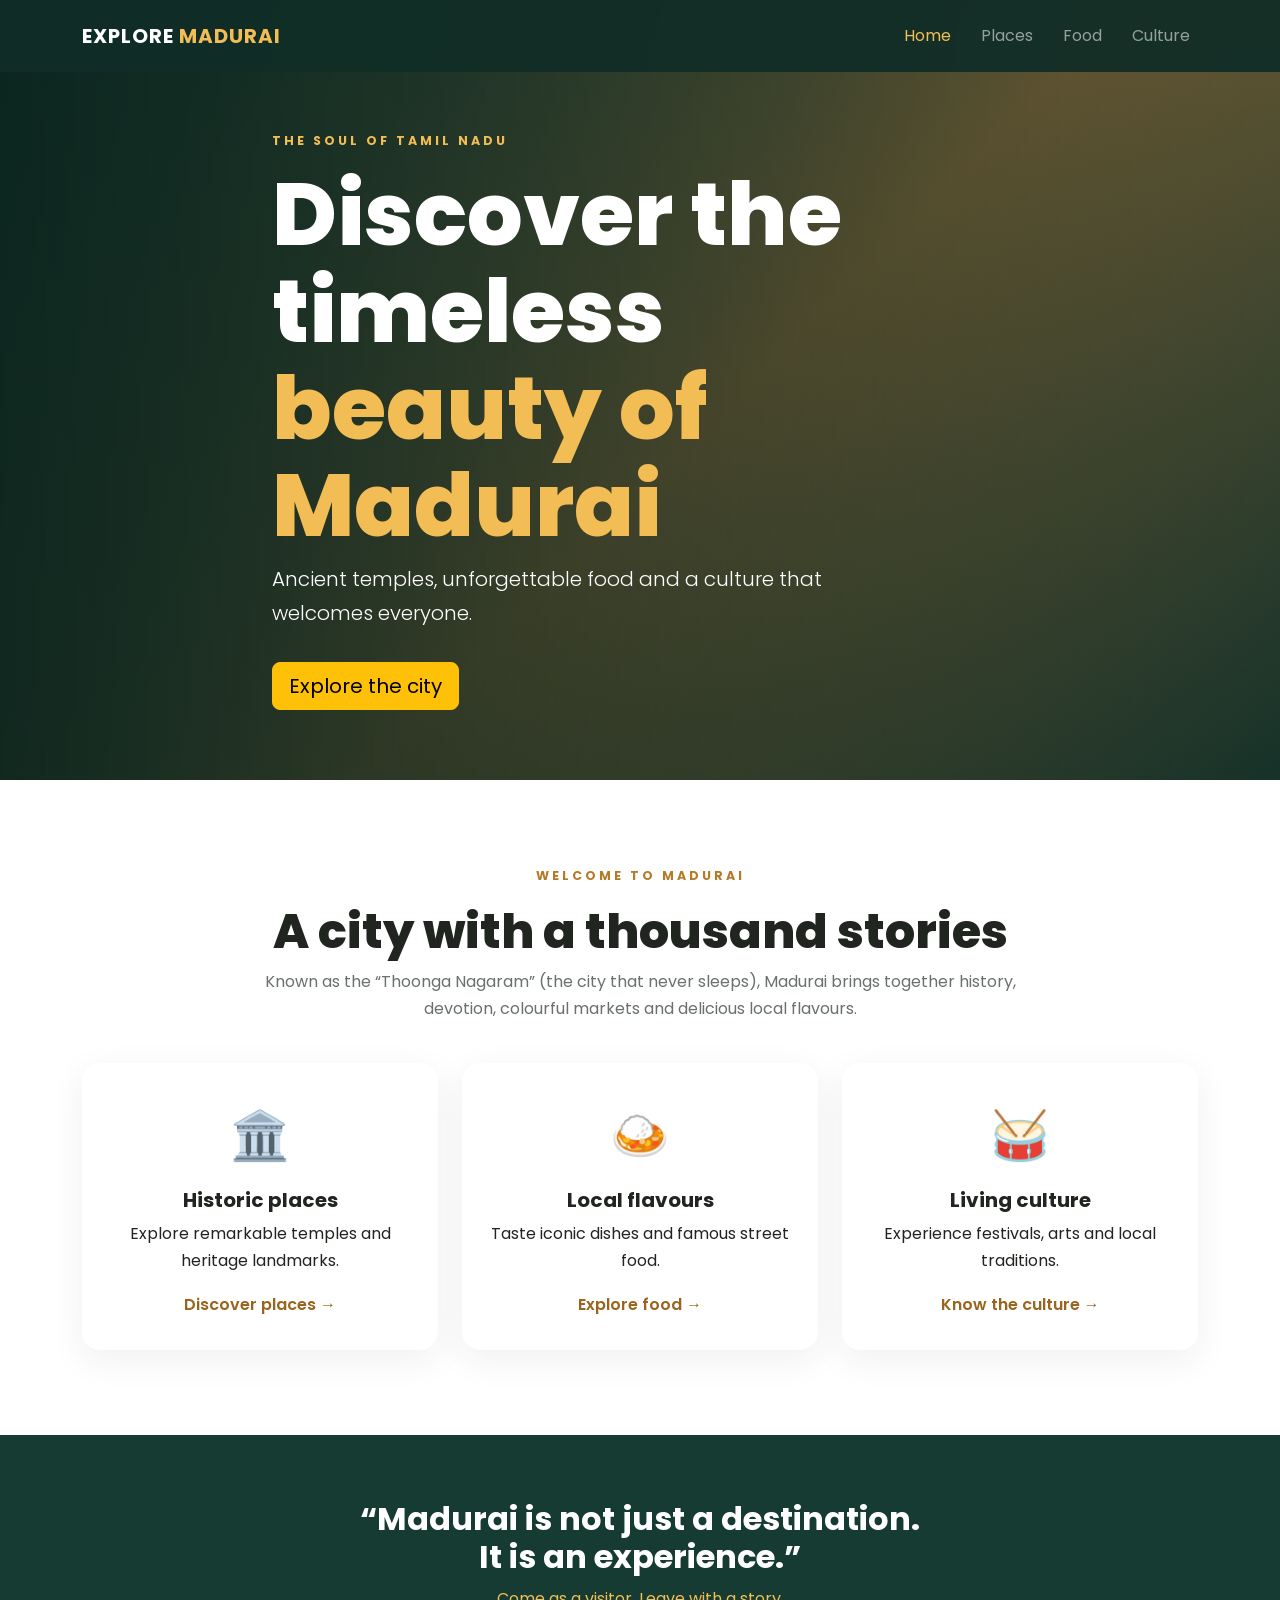
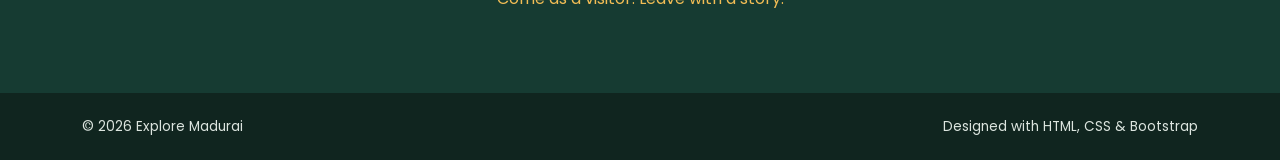
<file: index.html>
<!doctype html>
<html lang="en">
<head>

    <meta charset="utf-8">

    <meta name="viewport" content="width=device-width, initial-scale=1">

    <title>Explore Madurai | Home</title>

    <link href="https://cdn.jsdelivr.net/npm/bootstrap@5.3.3/dist/css/bootstrap.min.css" rel="stylesheet">

    <link rel="stylesheet" href="style.css">

</head>

<body>
    <nav class="navbar navbar-expand-lg navbar-dark fixed-top">

        <div class="container">

            <a class="navbar-brand fw-bold" href="index.html">
                EXPLORE <span>MADURAI</span>
            </a>

            <button class="navbar-toggler"
                data-bs-toggle="collapse"
                data-bs-target="#nav">

                <span class="navbar-toggler-icon"></span>

            </button>

            <div class="collapse navbar-collapse" id="nav">

                <ul class="navbar-nav ms-auto">

                    <li class="nav-item">
                        <a class="nav-link active" href="index.html">Home</a>
                    </li>

                    <li class="nav-item">
                        <a class="nav-link" href="places.html">Places</a>
                    </li>

                    <li class="nav-item">
                        <a class="nav-link" href="food.html">Food</a>
                    </li>

                    <li class="nav-item">
                        <a class="nav-link" href="culture.html">Culture</a>
                    </li>

                </ul>

            </div>

        </div>

    </nav>
    <header class="hero">

        <div class="container hero-content">

            <p class="eyebrow">
                THE SOUL OF TAMIL NADU
            </p>

            <h1>
                Discover the timeless
                <br>
                <span>beauty of Madurai</span>
            </h1>

            <p class="lead">
                Ancient temples, unforgettable food and a culture that welcomes everyone.
            </p>

            <a class="btn btn-warning btn-lg mt-3" href="places.html">
                Explore the city
            </a>

        </div>

    </header>
    <main>

        <section class="container section-pad text-center">

            <p class="eyebrow">
                WELCOME TO MADURAI
            </p>

            <h2 class="section-title">
                A city with a thousand stories
            </h2>

            <p class="intro mx-auto">
                Known as the “Thoonga Nagaram” (the city that never sleeps), Madurai brings together history, devotion, colourful markets and delicious local flavours.
            </p>
            <div class="row g-4 mt-3">
                <div class="col-md-4">

                    <div class="feature-card">

                        <div class="feature-icon">🏛️</div>

                        <h3>Historic places</h3>

                        <p>
                            Explore remarkable temples and heritage landmarks.
                        </p>

                        <a href="places.html">Discover places →</a>

                    </div>

                </div>
              
                <div class="col-md-4">

                    <div class="feature-card">

                        <div class="feature-icon">🍛</div>

                        <h3>Local flavours</h3>

                        <p>
                            Taste iconic dishes and famous street food.
                        </p>

                        <a href="food.html">Explore food →</a>

                    </div>

                </div>

                <div class="col-md-4">

                    <div class="feature-card">

                        <div class="feature-icon">🥁</div>

                        <h3>Living culture</h3>

                        <p>
                            Experience festivals, arts and local traditions.
                        </p>

                        <a href="culture.html">Know the culture →</a>

                    </div>

                </div>
            </div>
        </section>
        <section class="quote-band">

            <div class="container text-center">

                <h2>
                    “Madurai is not just a destination.
                    <br>
                    It is an experience.”
                </h2>

                <p>
                    Come as a visitor. Leave with a story.
                </p>

            </div>

        </section>
    </main>
    <footer>

        <div class="container d-flex flex-wrap justify-content-between gap-2">

            <span>© 2026 Explore Madurai</span>

            <span>Designed with HTML, CSS & Bootstrap</span>

        </div>

    </footer>
</body>
</html>
</file>
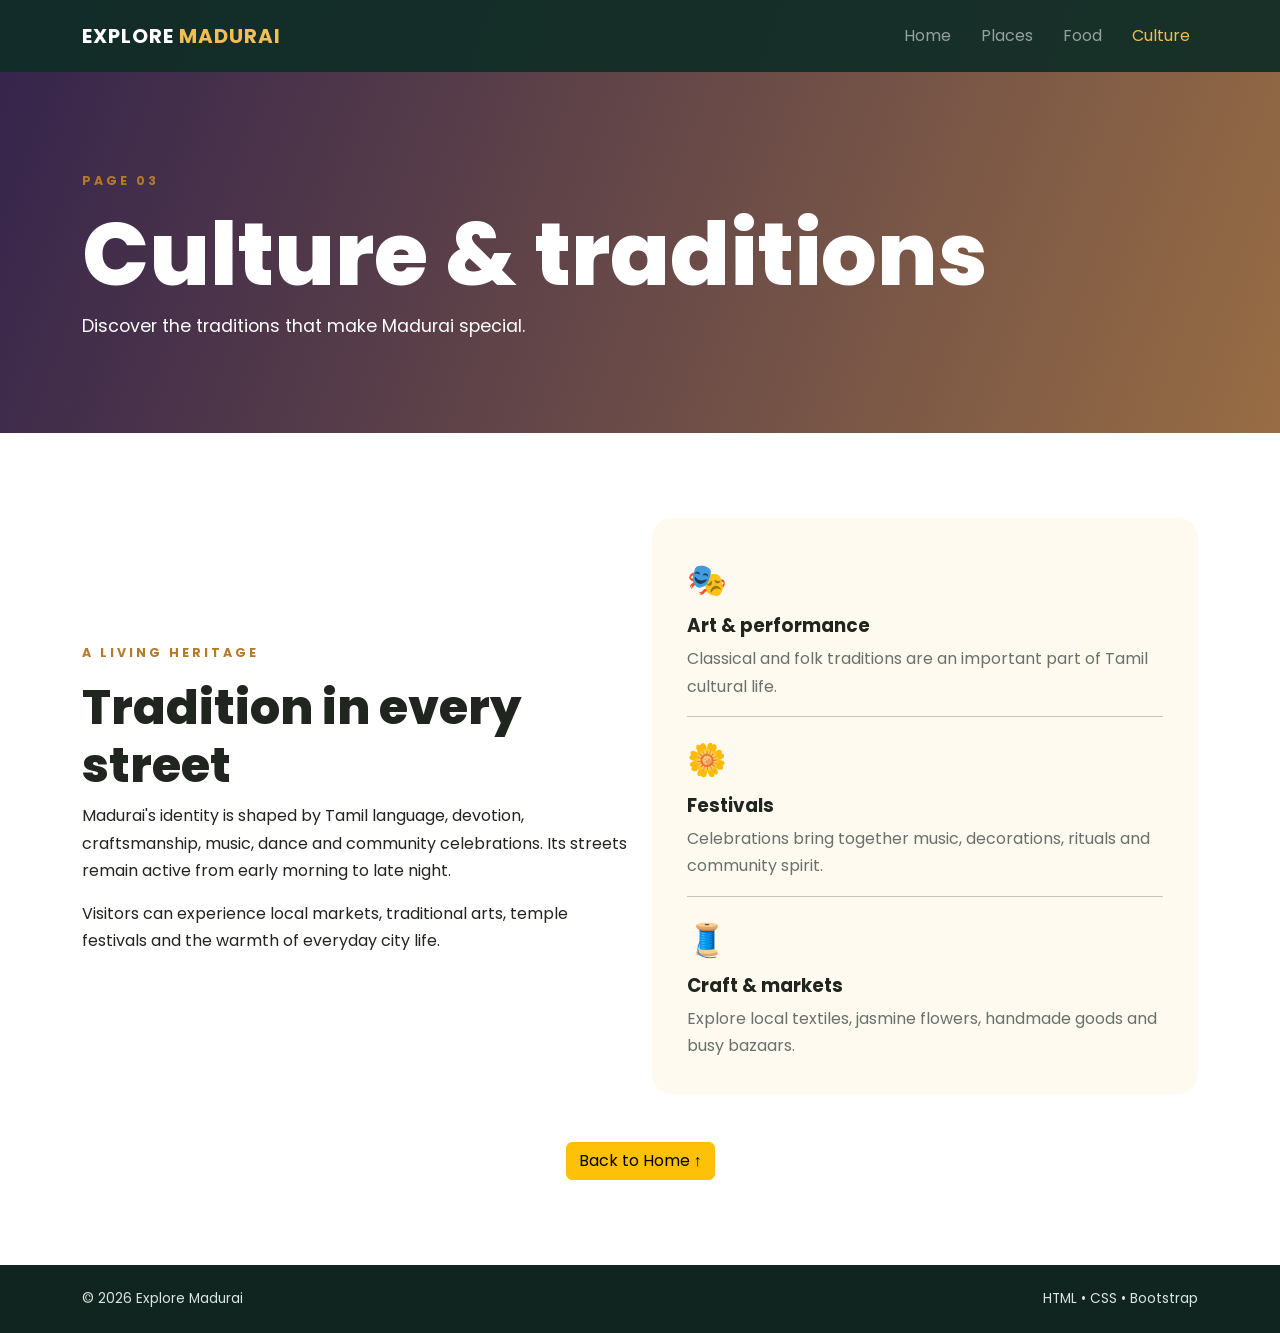
<file: culture.html>
<!doctype html>
<html lang="en">
    <head>
    <meta charset="utf-8">
    <meta name="viewport" content="width=device-width, initial-scale=1">
    <title>Culture | Explore Madurai</title>
    <link href="https://cdn.jsdelivr.net/npm/bootstrap@5.3.3/dist/css/bootstrap.min.css" rel="stylesheet">
    <link rel="stylesheet" href="style.css">
</head>
<body>
    <nav class="navbar navbar-expand-lg navbar-dark fixed-top">
        <div class="container">
            <a class="navbar-brand fw-bold" href="index.html">EXPLORE <span>MADURAI</span></a>
            <button class="navbar-toggler" data-bs-toggle="collapse" data-bs-target="#nav">
                <span class="navbar-toggler-icon"></span>
            </button><div class="collapse navbar-collapse" id="nav">
                <ul class="navbar-nav ms-auto">
                    <li class="nav-item">
                        <a class="nav-link" href="index.html">Home</a>
                    </li><li class="nav-item">
                        <a class="nav-link" href="places.html">Places</a>
                    </li><li class="nav-item">
                        <a class="nav-link" href="food.html">Food</a>
                    </li><li class="nav-item">
                        <a class="nav-link active" href="culture.html">Culture</a>
                    </li>
                </ul>
            </div>
        </div>
    </nav>
<header class="page-hero culture-hero">
    <div class="container">
        <p class="eyebrow">PAGE 03</p>
        <h1>Culture & traditions</h1>
        <p>Discover the traditions that make Madurai special.</p>
    </div>
</header>
<main class="container section-pad">
    <div class="row g-4 align-items-center">
        <div class="col-lg-6">
            <p class="eyebrow">A LIVING HERITAGE</p>
            <h2 class="section-title">Tradition in every street</h2>
            <p>Madurai's identity is shaped by Tamil language, devotion, craftsmanship, music, dance and community celebrations. Its streets remain active from early morning to late night.</p><p>Visitors can experience local markets, traditional arts, temple festivals and the warmth of everyday city life.</p>
        </div>
        <div class="col-lg-6">
            <div class="culture-panel">
                <div>🎭</div>
                <h3>Art & performance</h3>
                <p>Classical and folk traditions are an important part of Tamil cultural life.</p><hr><div>🌼</div>
                <h3>Festivals</h3>
                <p>Celebrations bring together music, decorations, rituals and community spirit.</p><hr><div>🧵</div>
                <h3>Craft & markets</h3><p>Explore local textiles, jasmine flowers, handmade goods and busy bazaars.</p>
            </div>
        </div>
    </div>
<div class="text-center mt-5">
    <a class="btn btn-warning" href="index.html">Back to Home ↑</a>
</div>
</main>
<footer>
    <div class="container d-flex justify-content-between flex-wrap gap-2">
        <span>© 2026 Explore Madurai</span>
        <span>HTML • CSS • Bootstrap</span>
    </div>
</footer>
</body>
</html>
</file>
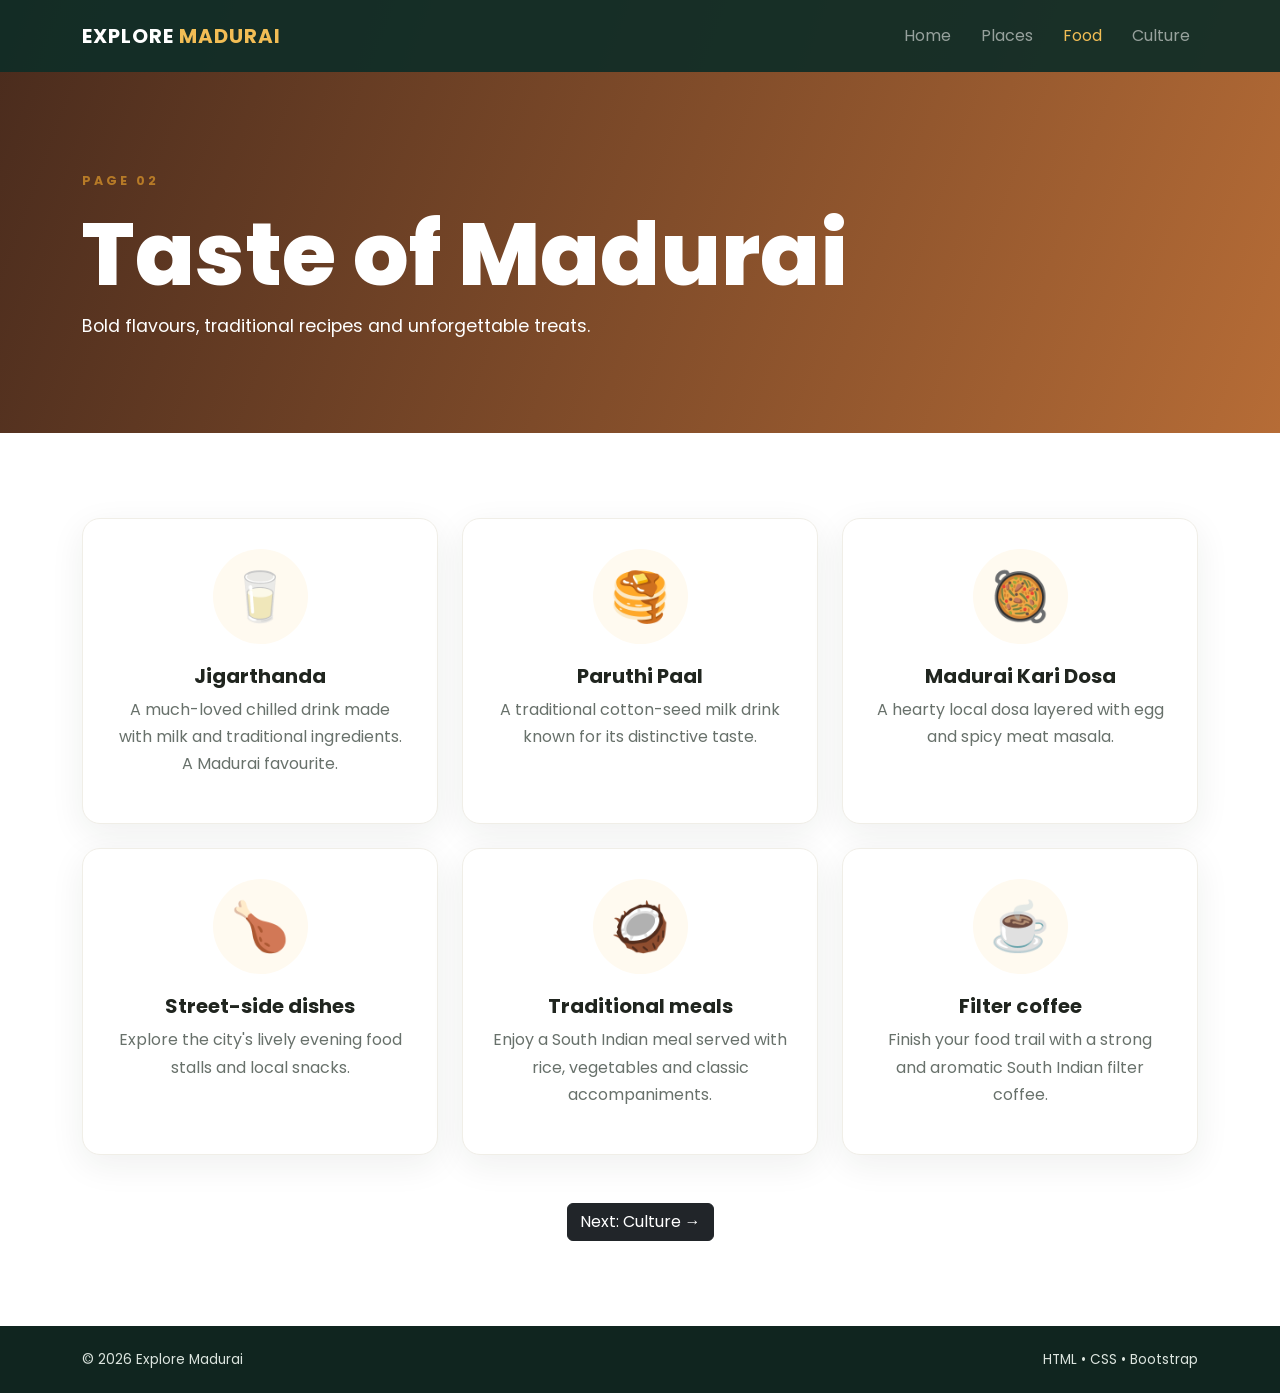
<file: food.html>
<!doctype html>
<html lang="en">

<head>

    <meta charset="utf-8">

    <meta name="viewport" content="width=device-width, initial-scale=1">

    <title>Food | Explore Madurai</title>

    <link href="https://cdn.jsdelivr.net/npm/bootstrap@5.3.3/dist/css/bootstrap.min.css" rel="stylesheet">

    <link rel="stylesheet" href="style.css">

</head>

<body>

    <nav class="navbar navbar-expand-lg navbar-dark fixed-top">

        <div class="container">

            <a class="navbar-brand fw-bold" href="index.html">
                EXPLORE <span>MADURAI</span>
            </a>

            <button class="navbar-toggler" data-bs-toggle="collapse" data-bs-target="#nav">

                <span class="navbar-toggler-icon"></span>

            </button>

            <div class="collapse navbar-collapse" id="nav">

                <ul class="navbar-nav ms-auto">

                    <li class="nav-item">
                        <a class="nav-link" href="index.html">Home</a>
                    </li>

                    <li class="nav-item">
                        <a class="nav-link" href="places.html">Places</a>
                    </li>

                    <li class="nav-item">
                        <a class="nav-link active" href="food.html">Food</a>
                    </li>

                    <li class="nav-item">
                        <a class="nav-link" href="culture.html">Culture</a>
                    </li>

                </ul>

            </div>

        </div>

    </nav>


    <header class="page-hero food-hero">

        <div class="container">

            <p class="eyebrow">PAGE 02</p>

            <h1>Taste of Madurai</h1>

            <p>Bold flavours, traditional recipes and unforgettable treats.</p>

        </div>

    </header>


    <main class="container section-pad">

        <div class="row g-4">


            <div class="col-md-4">

                <div class="food-card">

                    <div class="food-emoji">🥛</div>

                    <h2>Jigarthanda</h2>

                    <p>
                        A much-loved chilled drink made with milk and traditional ingredients. A Madurai favourite.
                    </p>

                </div>

            </div>


            <div class="col-md-4">

                <div class="food-card">

                    <div class="food-emoji">🥞</div>

                    <h2>Paruthi Paal</h2>

                    <p>
                        A traditional cotton-seed milk drink known for its distinctive taste.
                    </p>

                </div>

            </div>


            <div class="col-md-4">

                <div class="food-card">

                    <div class="food-emoji">🥘</div>

                    <h2>Madurai Kari Dosa</h2>

                    <p>
                        A hearty local dosa layered with egg and spicy meat masala.
                    </p>

                </div>

            </div>


            <div class="col-md-4">

                <div class="food-card">

                    <div class="food-emoji">🍗</div>

                    <h2>Street-side dishes</h2>

                    <p>
                        Explore the city's lively evening food stalls and local snacks.
                    </p>

                </div>

            </div>


            <div class="col-md-4">

                <div class="food-card">

                    <div class="food-emoji">🥥</div>

                    <h2>Traditional meals</h2>

                    <p>
                        Enjoy a South Indian meal served with rice, vegetables and classic accompaniments.
                    </p>

                </div>

            </div>


            <div class="col-md-4">

                <div class="food-card">

                    <div class="food-emoji">☕</div>

                    <h2>Filter coffee</h2>

                    <p>
                        Finish your food trail with a strong and aromatic South Indian filter coffee.
                    </p>

                </div>

            </div>


        </div>


        <div class="text-center mt-5">

            <a class="btn btn-dark" href="culture.html">
                Next: Culture →
            </a>

        </div>

    </main>


    <footer>

        <div class="container d-flex justify-content-between flex-wrap gap-2">

            <span>© 2026 Explore Madurai</span>

            <span>HTML • CSS • Bootstrap</span>

        </div>

    </footer>
</body>

</html>
</file>
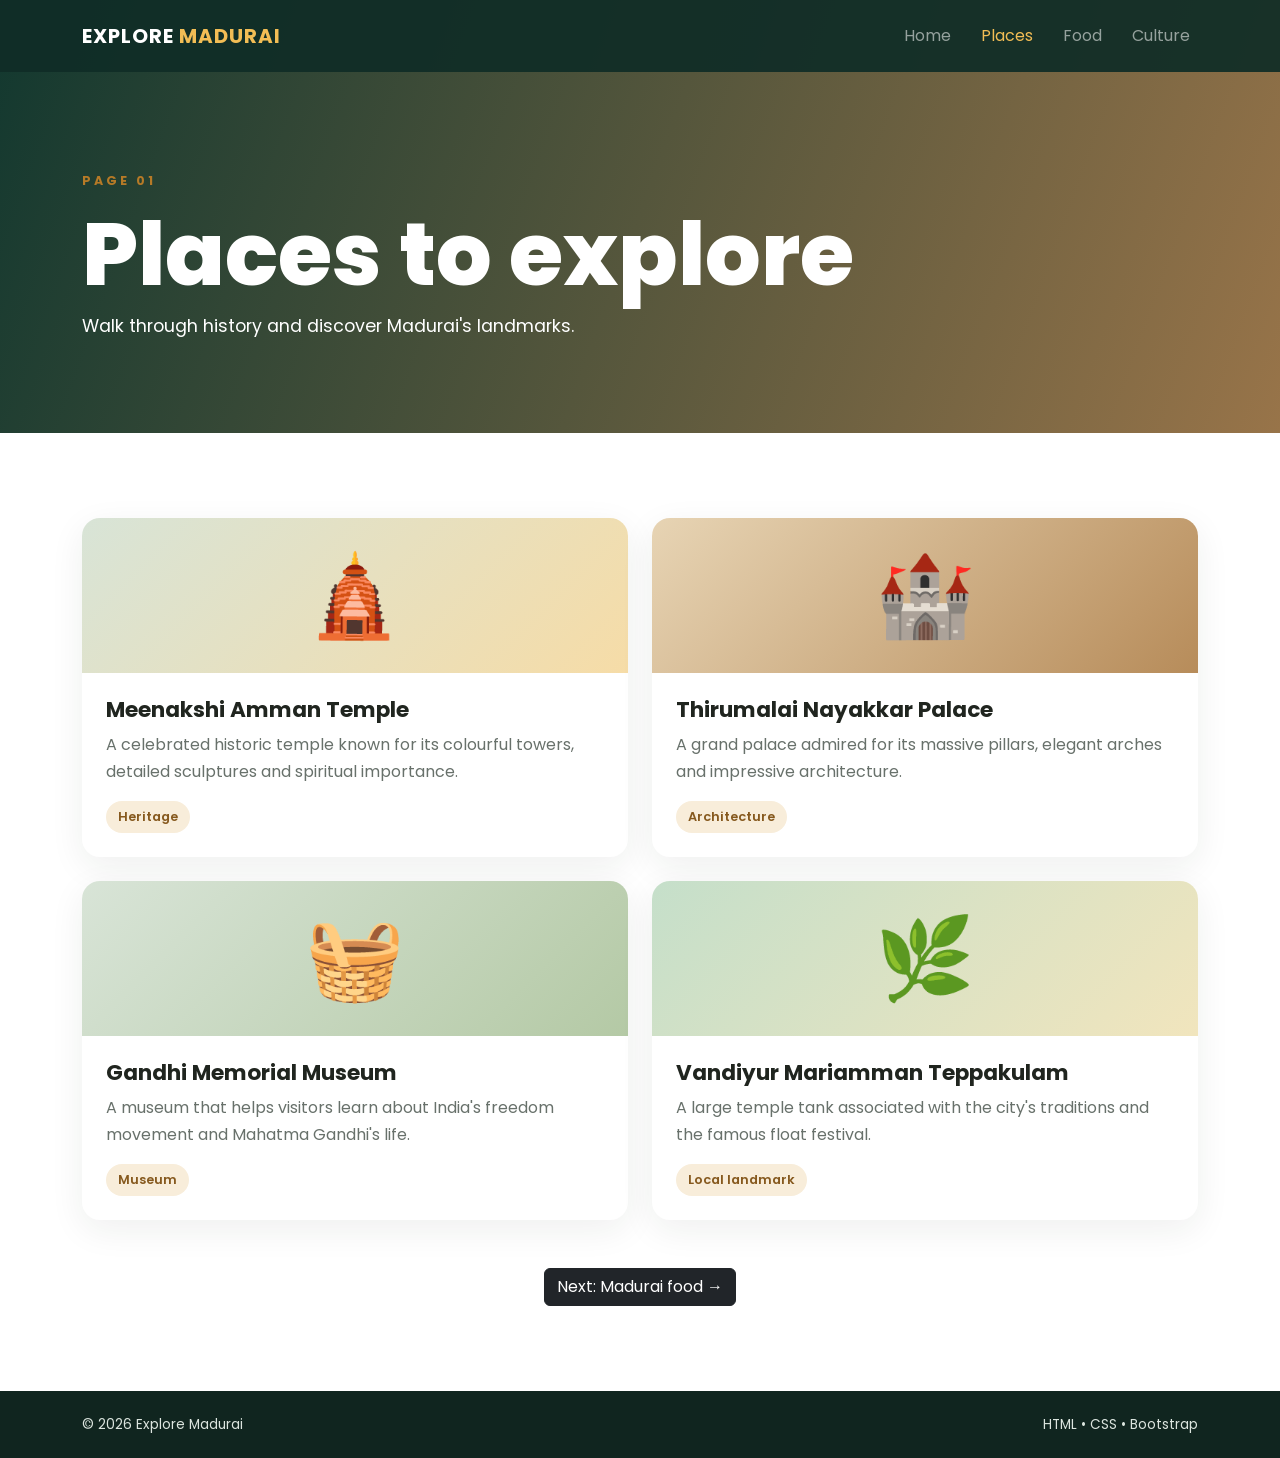
<file: places.html>
<!doctype html>
<html lang="en">

<head>

    <meta charset="utf-8">

    <meta name="viewport" content="width=device-width, initial-scale=1">

    <title>Places | Explore Madurai</title>

    <link href="https://cdn.jsdelivr.net/npm/bootstrap@5.3.3/dist/css/bootstrap.min.css" rel="stylesheet">

    <link rel="stylesheet" href="style.css">

</head>


<body>

    <nav class="navbar navbar-expand-lg navbar-dark fixed-top">

        <div class="container">

            <a class="navbar-brand fw-bold" href="index.html">
                EXPLORE <span>MADURAI</span>
            </a>

            <button class="navbar-toggler" data-bs-toggle="collapse" data-bs-target="#nav">

                <span class="navbar-toggler-icon"></span>

            </button>

            <div class="collapse navbar-collapse" id="nav">

                <ul class="navbar-nav ms-auto">

                    <li class="nav-item">
                        <a class="nav-link" href="index.html">Home</a>
                    </li>

                    <li class="nav-item">
                        <a class="nav-link active" href="places.html">Places</a>
                    </li>

                    <li class="nav-item">
                        <a class="nav-link" href="food.html">Food</a>
                    </li>

                    <li class="nav-item">
                        <a class="nav-link" href="culture.html">Culture</a>
                    </li>

                </ul>

            </div>

        </div>

    </nav>


    <header class="page-hero places-hero">

        <div class="container">

            <p class="eyebrow">PAGE 01</p>

            <h1>Places to explore</h1>

            <p>Walk through history and discover Madurai's landmarks.</p>

        </div>

    </header>


    <main class="container section-pad">

        <div class="row g-4">


            <div class="col-md-6">

                <article class="info-card">

                    <div class="card-art art-temple">🛕</div>

                    <div class="p-4">

                        <h2>Meenakshi Amman Temple</h2>

                        <p>
                            A celebrated historic temple known for its colourful towers, detailed sculptures and spiritual importance.
                        </p>

                        <span class="tag">Heritage</span>

                    </div>

                </article>

            </div>


            <div class="col-md-6">

                <article class="info-card">

                    <div class="card-art art-palace">🏰</div>

                    <div class="p-4">

                        <h2>Thirumalai Nayakkar Palace</h2>

                        <p>
                            A grand palace admired for its massive pillars, elegant arches and impressive architecture.
                        </p>

                        <span class="tag">Architecture</span>

                    </div>

                </article>

            </div>


            <div class="col-md-6">

                <article class="info-card">

                    <div class="card-art art-market">🧺</div>

                    <div class="p-4">

                        <h2>Gandhi Memorial Museum</h2>

                        <p>
                            A museum that helps visitors learn about India's freedom movement and Mahatma Gandhi's life.
                        </p>

                        <span class="tag">Museum</span>

                    </div>

                </article>

            </div>


            <div class="col-md-6">

                <article class="info-card">

                    <div class="card-art art-nature">🌿</div>

                    <div class="p-4">

                        <h2>Vandiyur Mariamman Teppakulam</h2>

                        <p>
                            A large temple tank associated with the city's traditions and the famous float festival.
                        </p>

                        <span class="tag">Local landmark</span>

                    </div>

                </article>

            </div>


        </div>


        <div class="text-center mt-5">

            <a class="btn btn-dark" href="food.html">
                Next: Madurai food →
            </a>

        </div>

    </main>


    <footer>

        <div class="container d-flex justify-content-between flex-wrap gap-2">

            <span>© 2026 Explore Madurai</span>

            <span>HTML • CSS • Bootstrap</span>

        </div>

    </footer>
</body>

</html>
</file>
<file: style.css>
@import url('https://fonts.googleapis.com/css2?family=Poppins:wght@300;400;500;600;700;800&display=swap');


:root {
    --ink: #20251f;
    --green: #163b32;
    --gold: #f2bd55;
    --cream: #fffaf0;
}


* {
    box-sizing: border-box;
}


body {
    font-family: Poppins, Arial, sans-serif;
    color: var(--ink);
    line-height: 1.7;
}


.navbar {
    background: #102d27eF;
    padding: 14px 0;
}


.navbar-brand {
    letter-spacing: 1px;
}


.navbar-brand span {
    color: var(--gold);
}


.nav-link {
    margin-left: 14px;
}


.nav-link:hover,
.nav-link.active {
    color: var(--gold) !important;
}


.hero {
    min-height: 680px;
    display: flex;
    align-items: center;
    color: white;
    background: linear-gradient(90deg, rgba(9,35,29,.94), rgba(9,35,29,.45)), linear-gradient(135deg, #28594a, #bd8846 55%, #203e34);
    padding: 130px 0 70px;
}


.hero-content {
    max-width: 760px;
}


.hero h1,
.page-hero h1 {
    font-size: clamp(2.7rem, 7vw, 5.5rem);
    font-weight: 800;
    line-height: 1.1;
}


.hero h1 span {
    color: var(--gold);
}


.lead {
    max-width: 600px;
}


.eyebrow {
    color: #b67a27;
    font-weight: 700;
    letter-spacing: 3px;
    font-size: .78rem;
}


.hero .eyebrow {
    color: var(--gold);
}


.section-pad {
    padding-top: 85px;
    padding-bottom: 85px;
}


.section-title {
    font-weight: 800;
    font-size: clamp(2rem, 4vw, 3rem);
}


.intro {
    max-width: 760px;
    color: #68716b;
}


.feature-card,
.food-card,
.info-card {
    height: 100%;
    background: white;
    border-radius: 18px;
    box-shadow: 0 10px 35px #18251d12;
    overflow: hidden;
    transition: .25s;
}


.feature-card {
    padding: 32px 24px;
}


.feature-card:hover,
.food-card:hover,
.info-card:hover {
    transform: translateY(-7px);
    box-shadow: 0 16px 40px #18251d20;
}


.feature-icon,
.food-emoji {
    font-size: 3rem;
    margin-bottom: 12px;
}


.feature-card h3,
.food-card h2 {
    font-size: 1.25rem;
    font-weight: 700;
}


.feature-card a {
    color: #9a641e;
    text-decoration: none;
    font-weight: 600;
}


.quote-band {
    background: var(--green);
    color: white;
    padding: 65px 15px;
}


.quote-band h2 {
    font-weight: 700;
}


.quote-band p {
    color: var(--gold);
}


footer {
    background: #10251f;
    color: #dce5df;
    padding: 22px 0;
    font-size: .85rem;
}


.page-hero {
    padding: 170px 0 75px;
    color: white;
    background: linear-gradient(110deg, #12382f, #567a58);
}


.page-hero p:last-child {
    font-size: 1.1rem;
}


.places-hero {
    background: linear-gradient(110deg, #12382f, #987449);
}


.food-hero {
    background: linear-gradient(110deg, #492b1d, #b66c36);
}


.culture-hero {
    background: linear-gradient(110deg, #34234c, #986d44);
}


.card-art {
    height: 155px;
    display: grid;
    place-items: center;
    font-size: 5rem;
    background: linear-gradient(135deg, #d8e4d7, #f6dca7);
}


.art-palace {
    background: linear-gradient(135deg, #e7d4b4, #b78c5a);
}


.art-market {
    background: linear-gradient(135deg, #d8e4d7, #b4c9a5);
}


.art-nature {
    background: linear-gradient(135deg, #c5dfca, #f1e5bd);
}


.info-card h2 {
    font-size: 1.35rem;
    font-weight: 700;
}


.info-card p,
.food-card p {
    color: #68716b;
}


.tag {
    display: inline-block;
    background: #f8edda;
    color: #86591e;
    padding: 5px 12px;
    border-radius: 30px;
    font-size: .8rem;
    font-weight: 600;
}


.food-card {
    padding: 30px;
    text-align: center;
    border: 1px solid #f0eee7;
}


.food-emoji {
    background: var(--cream);
    border-radius: 50%;
    width: 95px;
    height: 95px;
    display: grid;
    place-items: center;
    margin: 0 auto 20px;
}


.culture-panel {
    background: var(--cream);
    padding: 35px;
    border-radius: 20px;
}


.culture-panel > div {
    font-size: 2rem;
}


.culture-panel h3 {
    font-size: 1.15rem;
    font-weight: 700;
    margin-top: 8px;
}


.culture-panel p {
    color: #68716b;
    margin-bottom: 0;
}


@media (max-width: 767px) {

    .hero {
        min-height: 620px;
    }

    .section-pad {
        padding-top: 60px;
        padding-bottom: 60px;
    }

    .nav-link {
        margin-left: 0;
    }

}
</file>
